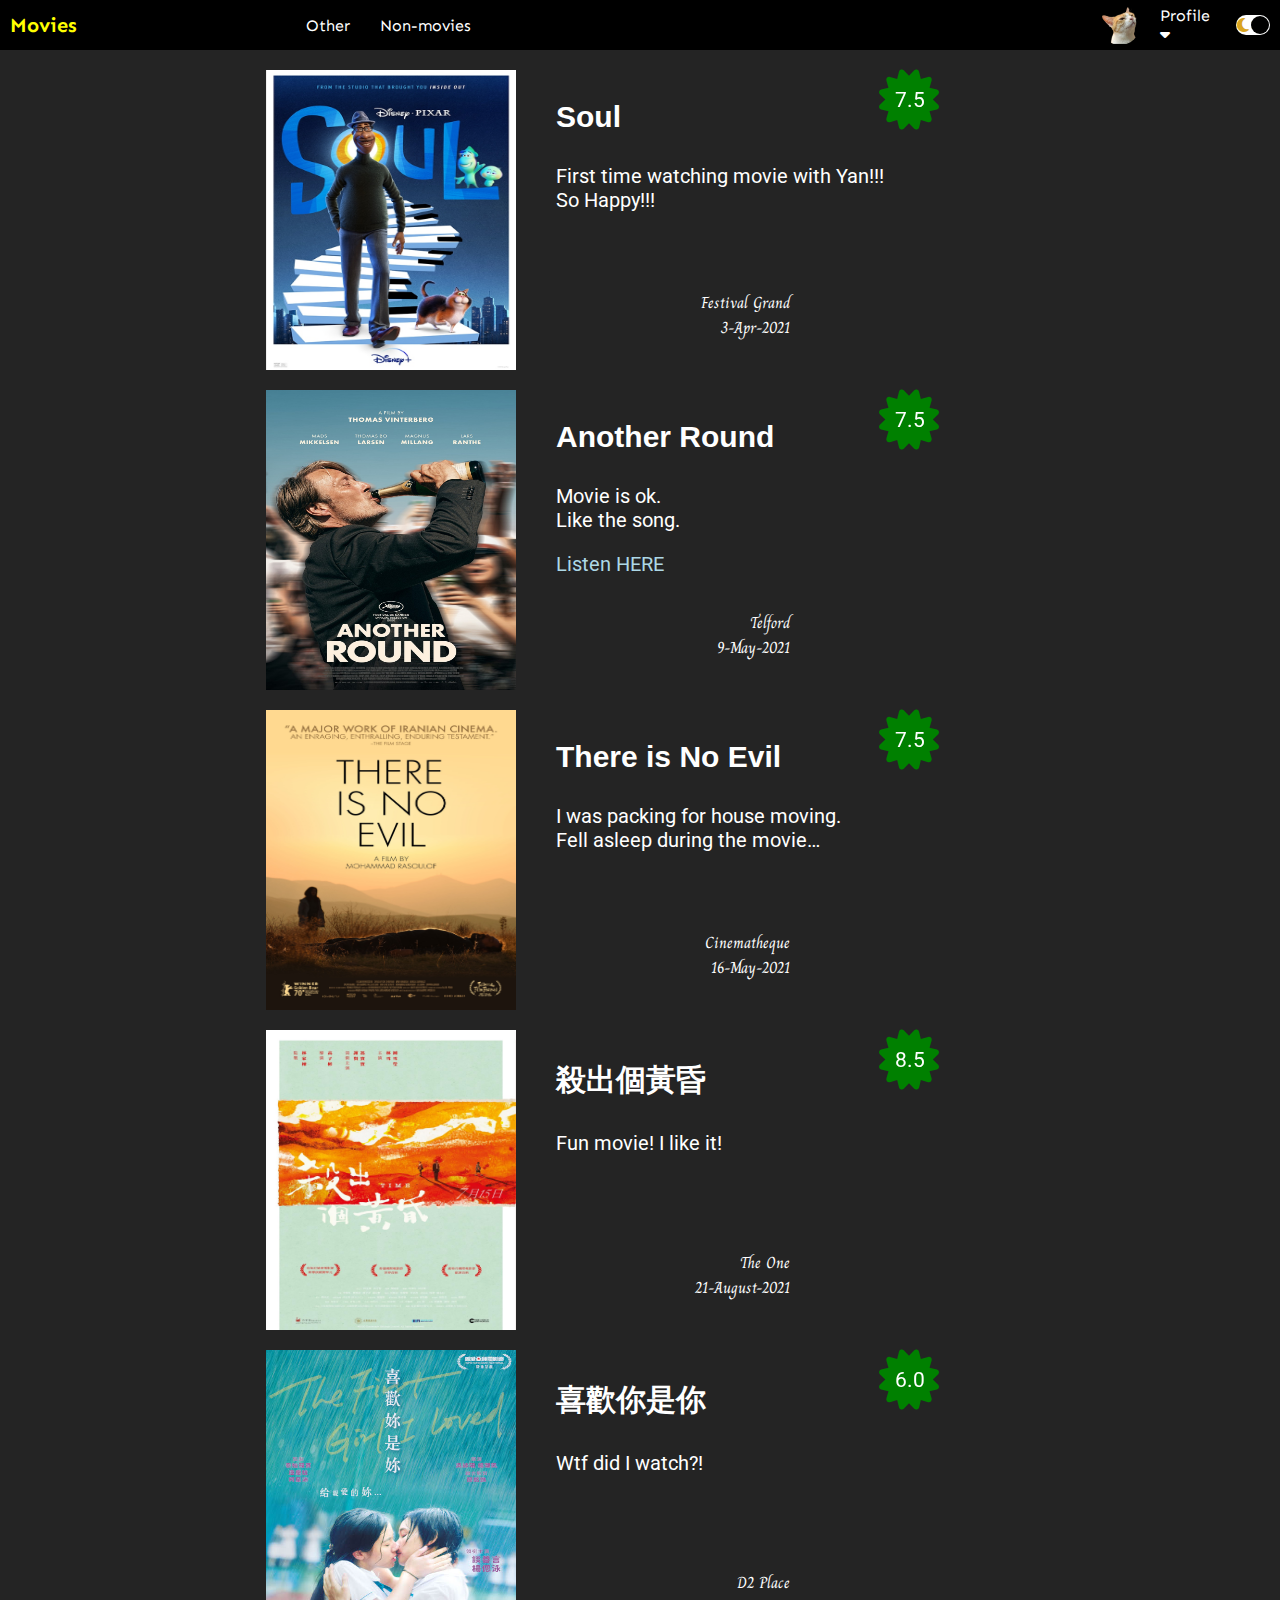
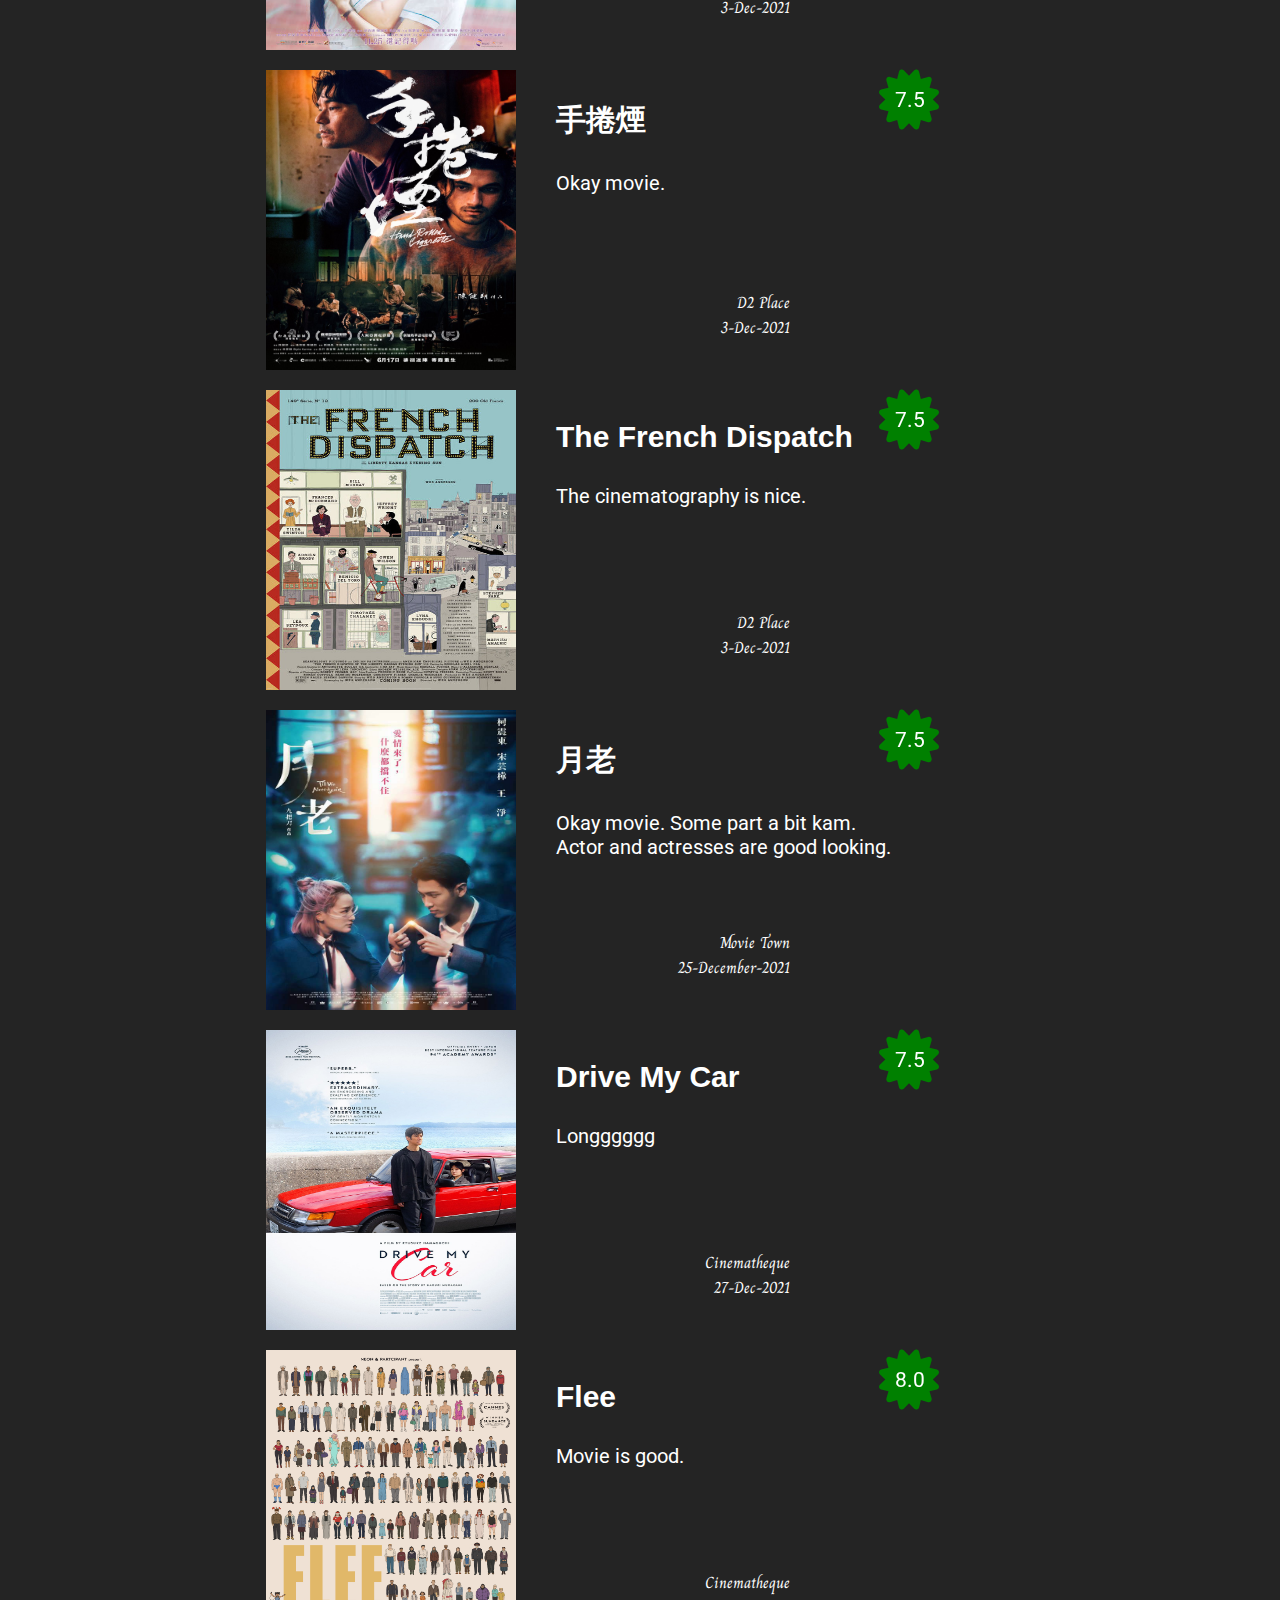
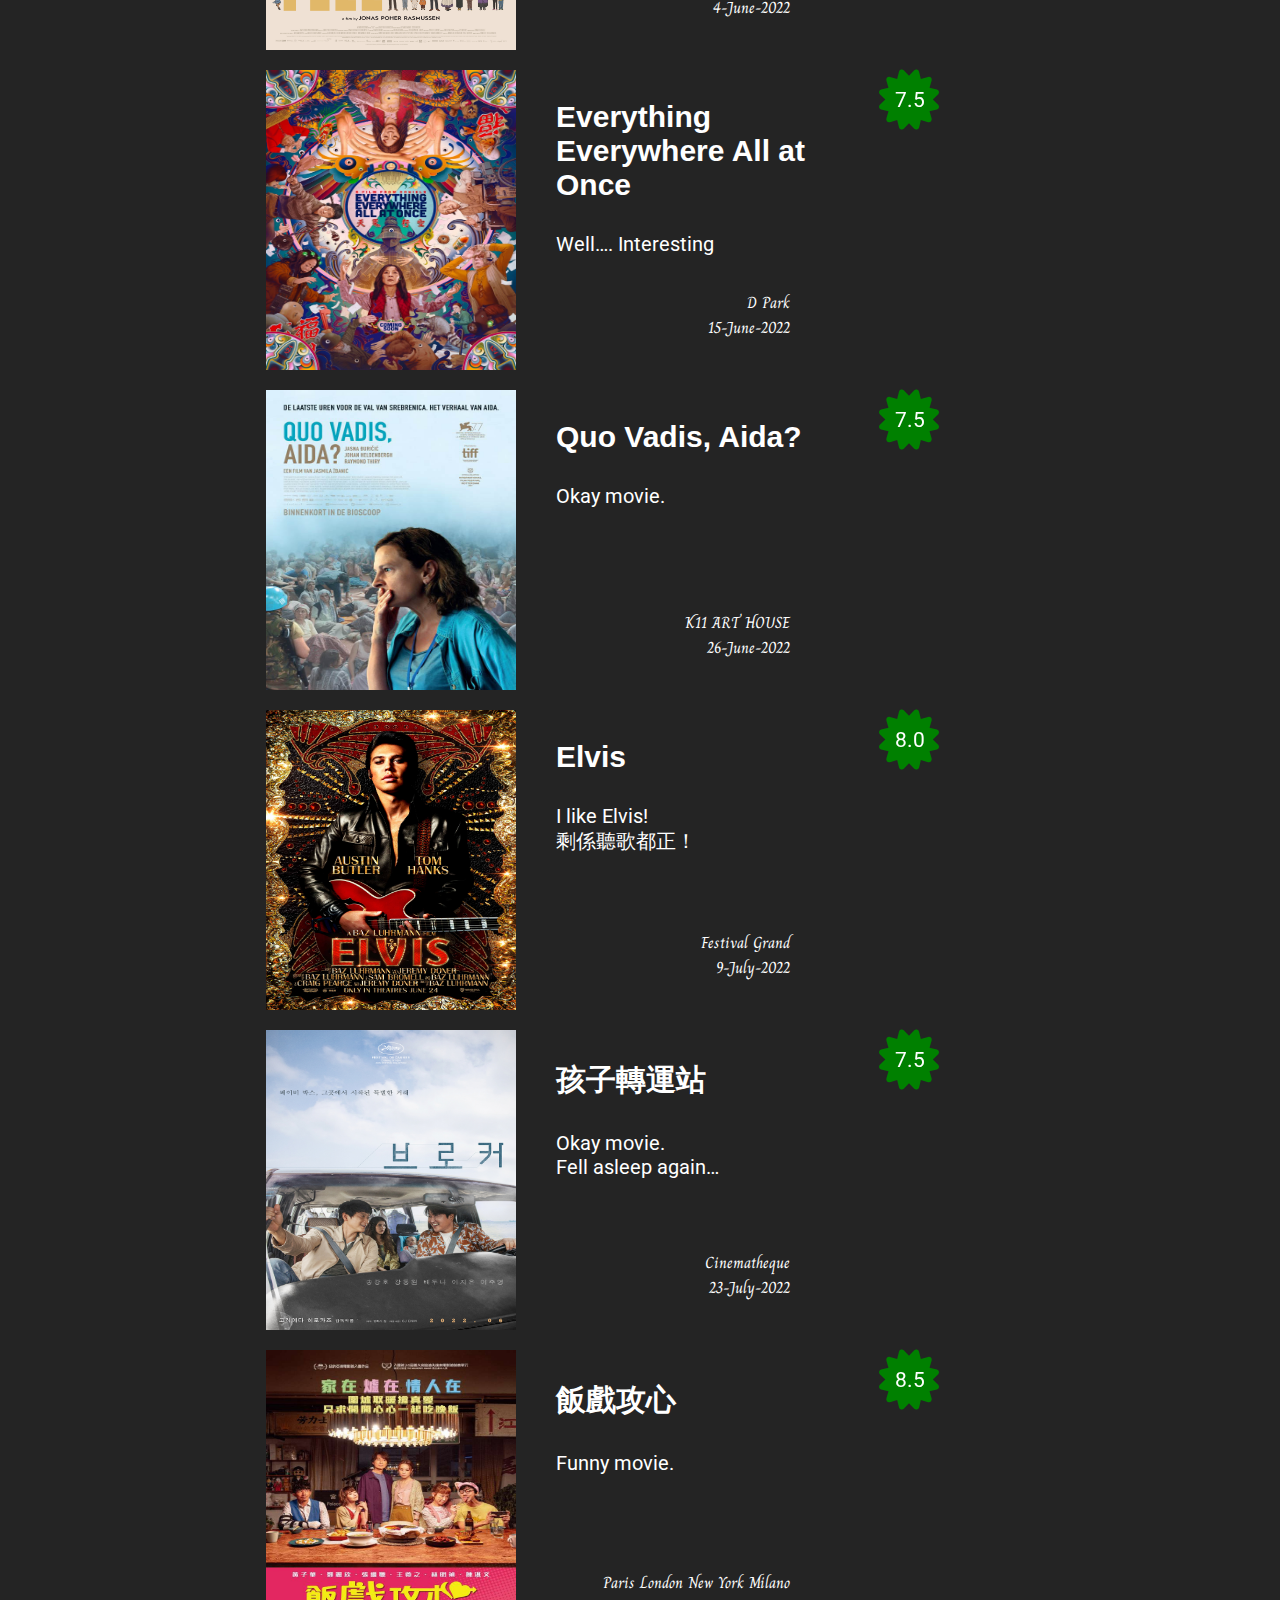
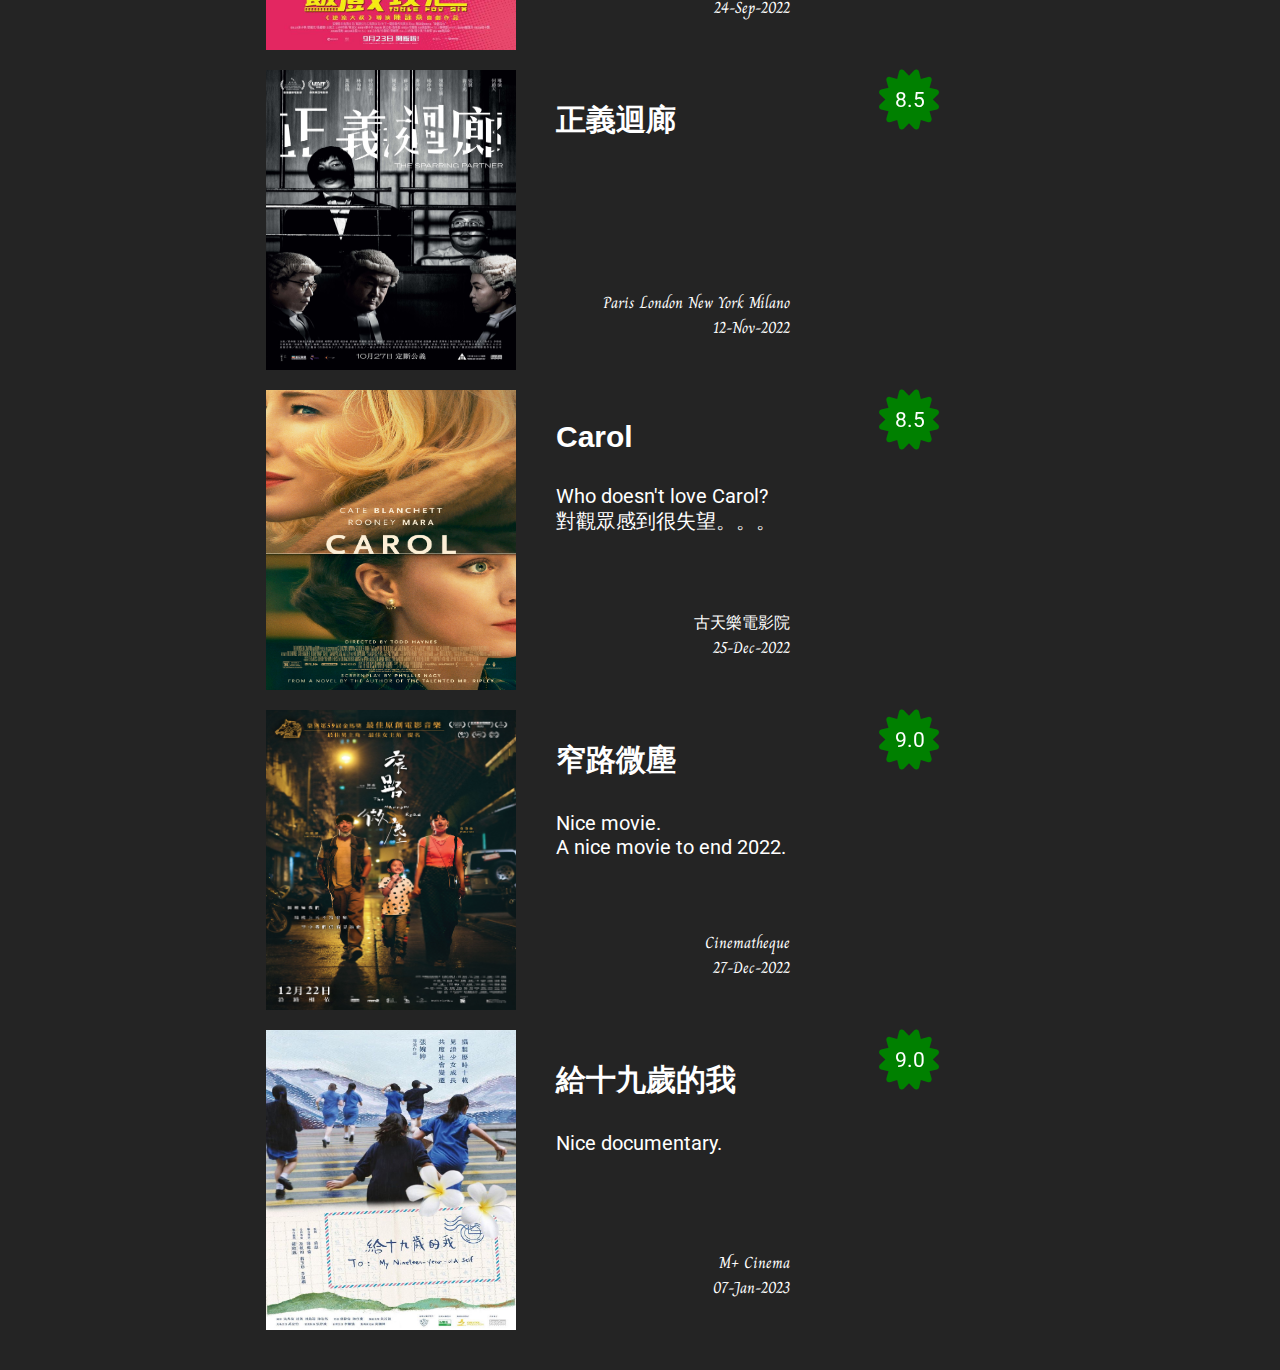
<file: index.html>
<!DOCTYPE html>
<html lang="en">
  <head>
    <meta charset="UTF-8" />
    <meta http-equiv="X-UA-Compatible" content="IE=edge" />
    <meta name="viewport" content="width=device-width, initial-scale=1.0" />
    <link rel="stylesheet" href="style.css" />
    <link rel="preconnect" href="https://fonts.googleapis.com" />
    <link rel="preconnect" href="https://fonts.gstatic.com" crossorigin />
    <link
      href="https://fonts.googleapis.com/css2?family=Roboto:wght@100;300;400;500;700&family=Charm:wght@400&family=Sen:wght@400;700;800&display=swap"
      rel="stylesheet"
    />
    <link
      rel="stylesheet"
      href="https://cdnjs.cloudflare.com/ajax/libs/font-awesome/6.2.0/css/all.min.css"
    />
    <title>Movies</title>
  </head>
  <body>
    <div class="navbar">
      <div class="navbar-container">
        <div class="logo-container">
          <h1 class="logo"><a href="index.html">Movies</a></h1>
        </div>
        <div class="menu-container">
          <ul class="menu-list">
            <!-- <li class="menu-list-item active">Home</li>
            <li class="menu-list-item">Movies</li> -->
            <li class="menu-list-item">
              <a class="menu-link" href="other.html">Other</a>
            </li>
            <li class="menu-list-item">
              <a class="menu-link" href="non_movies.html">Non-movies</a>
            </li>
            <!-- <li class="menu-list-item">Popular</li>
            <li class="menu-list-item">Trends</li> -->
          </ul>
        </div>
        <div class="profile-container">
          <img class="profile-picture" src="img/yan/ball.png" alt="" />
          <div class="profile-text-container">
            <span class="profile-text">Profile</span>
            <i class="fa-solid fa-caret-down"></i>
          </div>
          <div class="toggle">
            <i class="fa-solid fa-moon toogle-icon"></i>
            <i class="fa-solid fa-sun toogle-icon"></i>
            <div class="toggle-ball"></div>
          </div>
        </div>
      </div>
    </div>
    <div class="container">
      <div class="movie-list-container">
        <div class="movie-item">
          <img class="movie-item-img" src="img/yan/soul.jpeg" alt="" />
          <div class="movie-item-text-container">
            <p class="movie-title">Soul</p>
            <div class="movie-desc">
              First time watching movie with Yan!!! <br />So Happy!!!
            </div>
          </div>
          <div class="movie-location-date-container">
            <div class="movie-location">
              <p>Festival Grand</p>
            </div>
            <div class="movie-date">
              <p>3-Apr-2021</p>
            </div>
          </div>

          <div class="movie-rating-container">
            <div class="movie-rating-icon-container">
              <i class="fa-solid fa-certificate movie-rating-star"></i>
              <span class="movie-rating-rate">7.5</span>
            </div>
          </div>
        </div>

        <div class="movie-item">
          <img class="movie-item-img" src="img/yan/another-round.jpeg" alt="" />
          <div class="movie-item-text-container">
            <p class="movie-title">Another Round</p>
            <div class="movie-desc">
              <p>Movie is ok.</p>
              Like the song.
            </div>
            <div class="tooltip">
              <a class="link" href="https://www.youtube.com/watch?v=W5yUmmgYCa0"
                >Listen HERE</a
              >
              <span class="tooltiptext">What A Life</span>
            </div>
          </div>

          <div class="movie-location-date-container">
            <div class="movie-location">
              <p>Telford</p>
            </div>
            <div class="movie-date">
              <p>9-May-2021</p>
            </div>
          </div>
          <div class="movie-rating-container">
            <div class="movie-rating-icon-container">
              <i class="fa-solid fa-certificate movie-rating-star"></i>
              <span class="movie-rating-rate">7.5</span>
            </div>
          </div>
        </div>

        <div class="movie-item">
          <img
            class="movie-item-img"
            src="img/yan/there-is-no-evil.jpeg"
            alt=""
          />
          <div class="movie-item-text-container">
            <p class="movie-title">There is No Evil</p>
            <div class="movie-desc">
              I was packing for house moving. <br />
              Fell asleep during the movie…
            </div>
          </div>
          <div class="movie-location-date-container">
            <div class="movie-location">
              <p>Cinematheque</p>
            </div>
            <div class="movie-date">
              <p>16-May-2021</p>
            </div>
          </div>
          <div class="movie-rating-container">
            <div class="movie-rating-icon-container">
              <i class="fa-solid fa-certificate movie-rating-star"></i>
              <span class="movie-rating-rate">7.5</span>
            </div>
          </div>
        </div>

        <div class="movie-item">
          <img class="movie-item-img" src="img/yan/time.jpeg" alt="" />
          <div class="movie-item-text-container">
            <p class="movie-title">殺出個黃昏</p>
            <div class="movie-desc">Fun movie! I like it!</div>
          </div>
          <div class="movie-location-date-container">
            <div class="movie-location">
              <p>The One</p>
            </div>
            <div class="movie-date">
              <p>21-August-2021</p>
            </div>
          </div>
          <div class="movie-rating-container">
            <div class="movie-rating-icon-container">
              <i class="fa-solid fa-certificate movie-rating-star"></i>
              <span class="movie-rating-rate">8.5</span>
            </div>
          </div>
        </div>

        <div class="movie-item">
          <img
            class="movie-item-img"
            src="img/yan/first-girl-i-loved.jpeg"
            alt=""
          />
          <div class="movie-item-text-container">
            <p class="movie-title">喜歡你是你</p>
            <div class="movie-desc">Wtf did I watch?!</div>
          </div>
          <div class="movie-location-date-container">
            <div class="movie-location">
              <p>D2 Place</p>
            </div>
            <div class="movie-date">
              <p>3-Dec-2021</p>
            </div>
          </div>
          <div class="movie-rating-container">
            <div class="movie-rating-icon-container">
              <i class="fa-solid fa-certificate movie-rating-star"></i>
              <span class="movie-rating-rate">6.0</span>
            </div>
          </div>
        </div>

        <div class="movie-item">
          <img
            class="movie-item-img"
            src="img/yan/hand-rolled-cigaratte.JPG"
            alt=""
          />
          <div class="movie-item-text-container">
            <p class="movie-title">手捲煙</p>
            <div class="movie-desc">Okay movie.</div>
          </div>
          <div class="movie-location-date-container">
            <div class="movie-location">
              <p>D2 Place</p>
              <!-- needa modify -->
            </div>
            <div class="movie-date">
              <p>3-Dec-2021</p>
              <!-- needa modify -->
            </div>
          </div>
          <div class="movie-rating-container">
            <div class="movie-rating-icon-container">
              <i class="fa-solid fa-certificate movie-rating-star"></i>
              <span class="movie-rating-rate">7.5</span>
            </div>
          </div>
        </div>

        <div class="movie-item">
          <img
            class="movie-item-img"
            src="img/yan/french-dispatch.jpeg"
            alt=""
          />
          <div class="movie-item-text-container">
            <p class="movie-title">The French Dispatch</p>
            <div class="movie-desc">The cinematography is nice.</div>
          </div>
          <div class="movie-location-date-container">
            <div class="movie-location">
              <p>D2 Place</p>
              <!-- needa modify -->
            </div>
            <div class="movie-date">
              <p>3-Dec-2021</p>
              <!-- needa modify -->
            </div>
          </div>
          <div class="movie-rating-container">
            <div class="movie-rating-icon-container">
              <i class="fa-solid fa-certificate movie-rating-star"></i>
              <span class="movie-rating-rate">7.5</span>
            </div>
          </div>
        </div>

        <div class="movie-item">
          <img class="movie-item-img" src="img/yan/yue-lao.jpeg" alt="" />
          <div class="movie-item-text-container">
            <p class="movie-title">月老</p>
            <div class="movie-desc">
              Okay movie. Some part a bit kam. <br />
              Actor and actresses are good looking.
            </div>
          </div>
          <div class="movie-location-date-container">
            <div class="movie-location">
              <p>Movie Town</p>
            </div>
            <div class="movie-date">
              <p>25-December-2021</p>
            </div>
          </div>
          <div class="movie-rating-container">
            <div class="movie-rating-icon-container">
              <i class="fa-solid fa-certificate movie-rating-star"></i>
              <span class="movie-rating-rate">7.5</span>
            </div>
          </div>
        </div>

        <div class="movie-item">
          <img class="movie-item-img" src="img/yan/drive-my-car.jpeg" alt="" />
          <div class="movie-item-text-container">
            <p class="movie-title">Drive My Car</p>
            <div class="movie-desc">Longggggg</div>
          </div>
          <div class="movie-location-date-container">
            <div class="movie-location">
              <p>Cinematheque</p>
            </div>
            <div class="movie-date">
              <p>27-Dec-2021</p>
            </div>
          </div>
          <div class="movie-rating-container">
            <div class="movie-rating-icon-container">
              <i class="fa-solid fa-certificate movie-rating-star"></i>
              <span class="movie-rating-rate">7.5</span>
            </div>
          </div>
        </div>

        <div class="movie-item">
          <img class="movie-item-img" src="img/yan/flee.jpeg" alt="" />
          <div class="movie-item-text-container">
            <p class="movie-title">Flee</p>
            <div class="movie-desc">Movie is good.</div>
          </div>
          <div class="movie-location-date-container">
            <div class="movie-location">
              <p>Cinematheque</p>
            </div>
            <div class="movie-date">
              <p>4-June-2022</p>
            </div>
          </div>
          <div class="movie-rating-container">
            <div class="movie-rating-icon-container">
              <i class="fa-solid fa-certificate movie-rating-star"></i>
              <span class="movie-rating-rate">8.0</span>
            </div>
          </div>
        </div>

        <div class="movie-item">
          <img
            class="movie-item-img"
            src="img/yan/everything-everywhere-all-at-once.jpeg"
            alt=""
          />
          <div class="movie-item-text-container">
            <p class="movie-title">Everything Everywhere All at Once</p>
            <div class="movie-desc">Well…. Interesting</div>
          </div>
          <div class="movie-location-date-container">
            <div class="movie-location">
              <p>D Park</p>
            </div>
            <div class="movie-date">
              <p>15-June-2022</p>
            </div>
          </div>
          <div class="movie-rating-container">
            <div class="movie-rating-icon-container">
              <i class="fa-solid fa-certificate movie-rating-star"></i>
              <span class="movie-rating-rate">7.5</span>
            </div>
          </div>
        </div>

        <div class="movie-item">
          <img
            class="movie-item-img"
            src="img/yan/quo-vadis-aida.jpeg"
            alt=""
          />
          <div class="movie-item-text-container">
            <p class="movie-title">Quo Vadis, Aida?</p>
            <div class="movie-desc">Okay movie.</div>
          </div>
          <div class="movie-location-date-container">
            <div class="movie-location">
              <p>K11 ART HOUSE</p>
            </div>
            <div class="movie-date">
              <p>26-June-2022</p>
            </div>
          </div>
          <div class="movie-rating-container">
            <div class="movie-rating-icon-container">
              <i class="fa-solid fa-certificate movie-rating-star"></i>
              <span class="movie-rating-rate">7.5</span>
            </div>
          </div>
        </div>

        <div class="movie-item">
          <img class="movie-item-img" src="img/yan/elvis.jpeg" alt="" />
          <div class="movie-item-text-container">
            <p class="movie-title">Elvis</p>
            <div class="movie-desc">
              I like Elvis! <br />
              剩係聽歌都正！
            </div>
          </div>
          <div class="movie-location-date-container">
            <div class="movie-location">
              <p>Festival Grand</p>
            </div>
            <div class="movie-date">
              <p>9-July-2022</p>
            </div>
          </div>
          <div class="movie-rating-container">
            <div class="movie-rating-icon-container">
              <i class="fa-solid fa-certificate movie-rating-star"></i>
              <span class="movie-rating-rate">8.0</span>
            </div>
          </div>
        </div>

        <div class="movie-item">
          <img class="movie-item-img" src="img/yan/broker.jpeg" alt="" />
          <div class="movie-item-text-container">
            <p class="movie-title">孩子轉運站</p>
            <div class="movie-desc">
              Okay movie. <br />
              Fell asleep again…
            </div>
          </div>
          <div class="movie-location-date-container">
            <div class="movie-location">
              <p>Cinematheque</p>
            </div>
            <div class="movie-date">
              <p>23-July-2022</p>
            </div>
          </div>
          <div class="movie-rating-container">
            <div class="movie-rating-icon-container">
              <i class="fa-solid fa-certificate movie-rating-star"></i>
              <span class="movie-rating-rate">7.5</span>
            </div>
          </div>
        </div>

        <div class="movie-item">
          <img class="movie-item-img" src="img/yan/table-for-six.jpeg" alt="" />
          <div class="movie-item-text-container">
            <p class="movie-title">飯戲攻心</p>
            <div class="movie-desc">Funny movie.</div>
          </div>
          <div class="movie-location-date-container">
            <div class="movie-location">
              <p>Paris London New York Milano</p>
            </div>
            <div class="movie-date">
              <p>24-Sep-2022</p>
            </div>
          </div>
          <div class="movie-rating-container">
            <div class="movie-rating-icon-container">
              <i class="fa-solid fa-certificate movie-rating-star"></i>
              <span class="movie-rating-rate">8.5</span>
            </div>
          </div>
        </div>

        <div class="movie-item">
          <img
            class="movie-item-img"
            src="img/yan/the_sparring_partner.jpeg"
            alt=""
          />
          <div class="movie-item-text-container">
            <p class="movie-title">正義迴廊</p>
            <div class="movie-desc"></div>
          </div>
          <div class="movie-location-date-container">
            <div class="movie-location">
              <p>Paris London New York Milano</p>
            </div>
            <div class="movie-date">
              <p>12-Nov-2022</p>
            </div>
          </div>
          <div class="movie-rating-container">
            <div class="movie-rating-icon-container">
              <i class="fa-solid fa-certificate movie-rating-star"></i>
              <span class="movie-rating-rate">8.5</span>
            </div>
          </div>
        </div>

        <div class="movie-item">
          <img class="movie-item-img" src="img/yan/carol.jpeg" alt="" />
          <div class="movie-item-text-container">
            <p class="movie-title">Carol</p>
            <div class="movie-desc">
              Who doesn't love Carol? <br />
              對觀眾感到很失望。。。
            </div>
          </div>
          <div class="movie-location-date-container">
            <div class="movie-location">
              <p>古天樂電影院</p>
            </div>
            <div class="movie-date">
              <p>25-Dec-2022</p>
            </div>
          </div>
          <div class="movie-rating-container">
            <div class="movie-rating-icon-container">
              <i class="fa-solid fa-certificate movie-rating-star"></i>
              <span class="movie-rating-rate">8.5</span>
            </div>
          </div>
        </div>

        <div class="movie-item">
          <img
            class="movie-item-img"
            src="img/yan/the_narrow_road.jpeg"
            alt=""
          />
          <div class="movie-item-text-container">
            <p class="movie-title">窄路微塵</p>
            <div class="movie-desc">
              Nice movie.<br />
              A nice movie to end 2022.
            </div>
          </div>
          <div class="movie-location-date-container">
            <div class="movie-location">
              <p>Cinematheque</p>
            </div>
            <div class="movie-date">
              <p>27-Dec-2022</p>
            </div>
          </div>
          <div class="movie-rating-container">
            <div class="movie-rating-icon-container">
              <i class="fa-solid fa-certificate movie-rating-star"></i>
              <span class="movie-rating-rate">9.0</span>
            </div>
          </div>
        </div>

        <div class="movie-item">
          <img
            class="movie-item-img"
            src="img/yan/to-my-nineteen-year-old-self.jpeg"
            alt=""
          />
          <div class="movie-item-text-container">
            <p class="movie-title">給十九歲的我</p>
            <div class="movie-desc">Nice documentary.<br /></div>
          </div>
          <div class="movie-location-date-container">
            <div class="movie-location">
              <p>M+ Cinema</p>
            </div>
            <div class="movie-date">
              <p>07-Jan-2023</p>
            </div>
          </div>
          <div class="movie-rating-container">
            <div class="movie-rating-icon-container">
              <i class="fa-solid fa-certificate movie-rating-star"></i>
              <span class="movie-rating-rate">9.0</span>
            </div>
          </div>
        </div>
      </div>
    </div>
    <script src="app.js"></script>
  </body>
</html>
</file>
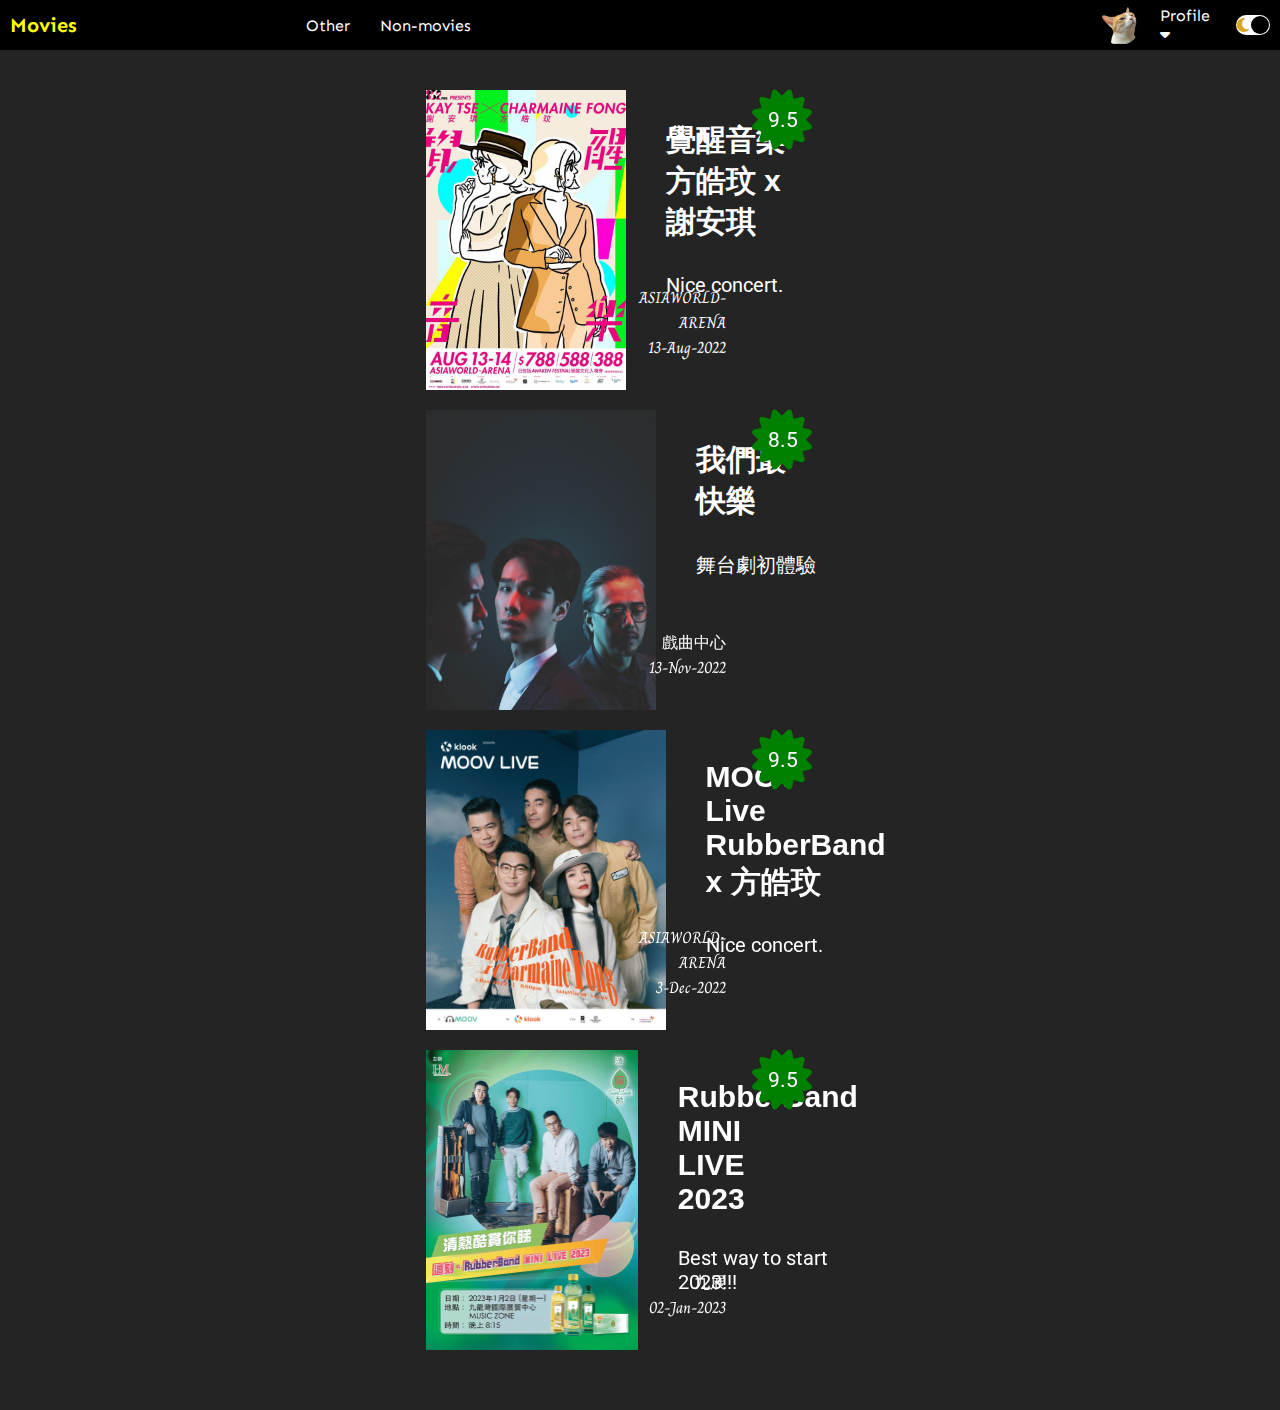
<file: non_movies.html>
<!DOCTYPE html>
<html lang="en">
  <head>
    <meta charset="UTF-8" />
    <meta http-equiv="X-UA-Compatible" content="IE=edge" />
    <meta name="viewport" content="width=device-width, initial-scale=1.0" />
    <link rel="stylesheet" href="style.css" />
    <link rel="preconnect" href="https://fonts.googleapis.com" />
    <link rel="preconnect" href="https://fonts.gstatic.com" crossorigin />
    <link
      href="https://fonts.googleapis.com/css2?family=Roboto:wght@100;300;400;500;700&family=Charm:wght@400&family=Sen:wght@400;700;800&display=swap"
      rel="stylesheet"
    />
    <link
      rel="stylesheet"
      href="https://cdnjs.cloudflare.com/ajax/libs/font-awesome/6.2.0/css/all.min.css"
    />
    <title>Movies</title>
  </head>
  <body>
    <div class="navbar">
      <div class="navbar-container">
        <div class="logo-container">
          <h1 class="logo"><a href="index.html">Movies</a></h1>
        </div>
        <div class="menu-container">
          <ul class="menu-list">
            <!-- <li class="menu-list-item active">Home</li>
            <li class="menu-list-item">Movies</li> -->
            <li class="menu-list-item">
              <a class="menu-link" href="other.html">Other</a>
            </li>
            <li class="menu-list-item">
              <a class="menu-link" href="non_movies.html">Non-movies</a>
            </li>
            <!-- <li class="menu-list-item">Popular</li>
            <li class="menu-list-item">Trends</li> -->
          </ul>
        </div>
        <div class="profile-container">
          <img class="profile-picture" src="img/yan/ball.png" alt="" />
          <div class="profile-text-container">
            <span class="profile-text">Profile</span>
            <i class="fa-solid fa-caret-down"></i>
          </div>
          <div class="toggle">
            <i class="fa-solid fa-moon toogle-icon"></i>
            <i class="fa-solid fa-sun toogle-icon"></i>
            <div class="toggle-ball"></div>
          </div>
        </div>
      </div>
    </div>
    <div class="container">
      <div class="movie-list-container">

            <div class="container">
              <div class="movie-list-container">
                <div class="movie-item">
                  <img
                    class="movie-item-img"
                    src="img/yan/kayxcharmaine.jpeg"
                    alt=""
                  />
                  <div class="movie-item-text-container">
                    <p class="movie-title">覺醒音樂 方皓玟 x 謝安琪</p>
                    <div class="movie-desc">Nice concert.</div>
                  </div>
                  <div class="movie-location-date-container">
                    <div class="movie-location">
                      <p>ASIAWORLD-ARENA</p>
                    </div>
                    <div class="movie-date">
                      <p>13-Aug-2022</p>
                    </div>
                  </div>
                  <div class="movie-rating-container">
                    <div class="movie-rating-icon-container">
                      <i class="fa-solid fa-certificate movie-rating-star"></i>
                      <span class="movie-rating-rate">9.5</span>
                    </div>
                  </div>
                </div>

                <div class="movie-item">
                  <img
                    class="movie-item-img"
                    src="img/yan/we_are_gay.png"
                    alt=""
                  />
                  <div class="movie-item-text-container">
                    <p class="movie-title">我們最快樂</p>
                    <div class="movie-desc">舞台劇初體驗</div>
                  </div>
                  <div class="movie-location-date-container">
                    <div class="movie-location">
                      <p>戲曲中心</p>
                    </div>
                    <div class="movie-date">
                      <p>13-Nov-2022</p>
                    </div>
                  </div>
                  <div class="movie-rating-container">
                    <div class="movie-rating-icon-container">
                      <i class="fa-solid fa-certificate movie-rating-star"></i>
                      <span class="movie-rating-rate">8.5</span>
                    </div>
                  </div>
                </div>

                <div class="movie-item">
                  <img
                    class="movie-item-img"
                    src="img/yan/rubberbandxcharmaine.jpeg"
                    alt=""
                  />
                  <div class="movie-item-text-container">
                    <p class="movie-title">MOOV Live RubberBand x 方皓玟</p>
                    <div class="movie-desc">Nice concert.</div>
                  </div>
                  <div class="movie-location-date-container">
                    <div class="movie-location">
                      <p>ASIAWORLD-ARENA</p>
                    </div>
                    <div class="movie-date">
                      <p>3-Dec-2022</p>
                    </div>
                  </div>
                  <div class="movie-rating-container">
                    <div class="movie-rating-icon-container">
                      <i class="fa-solid fa-certificate movie-rating-star"></i>
                      <span class="movie-rating-rate">9.5</span>
                    </div>
                  </div>
                </div>

                <div class="movie-item">
                    <img
                      class="movie-item-img"
                      src="img/yan/rubberband-mini-concert.jpg"
                      alt=""
                    />
                    <div class="movie-item-text-container">
                      <p class="movie-title">RubberBand MINI LIVE 2023</p>
                      <div class="movie-desc">Best way to start 2023!!!<br /></div>
                    </div>
                    <div class="movie-location-date-container">
                      <div class="movie-location">
                        <p>九展</p>
                      </div>
                      <div class="movie-date">
                        <p>02-Jan-2023</p>
                      </div>
                    </div>
                    <div class="movie-rating-container">
                      <div class="movie-rating-icon-container">
                        <i class="fa-solid fa-certificate movie-rating-star"></i>
                        <span class="movie-rating-rate">9.5</span>
                      </div>
                    </div>
                  </div>

              </div>
            </div>
            <script src="app.js"></script>
          </body>
        </html>
      </div>
    </div>
    <script src="app.js"></script>
  </body>
</html>
</file>
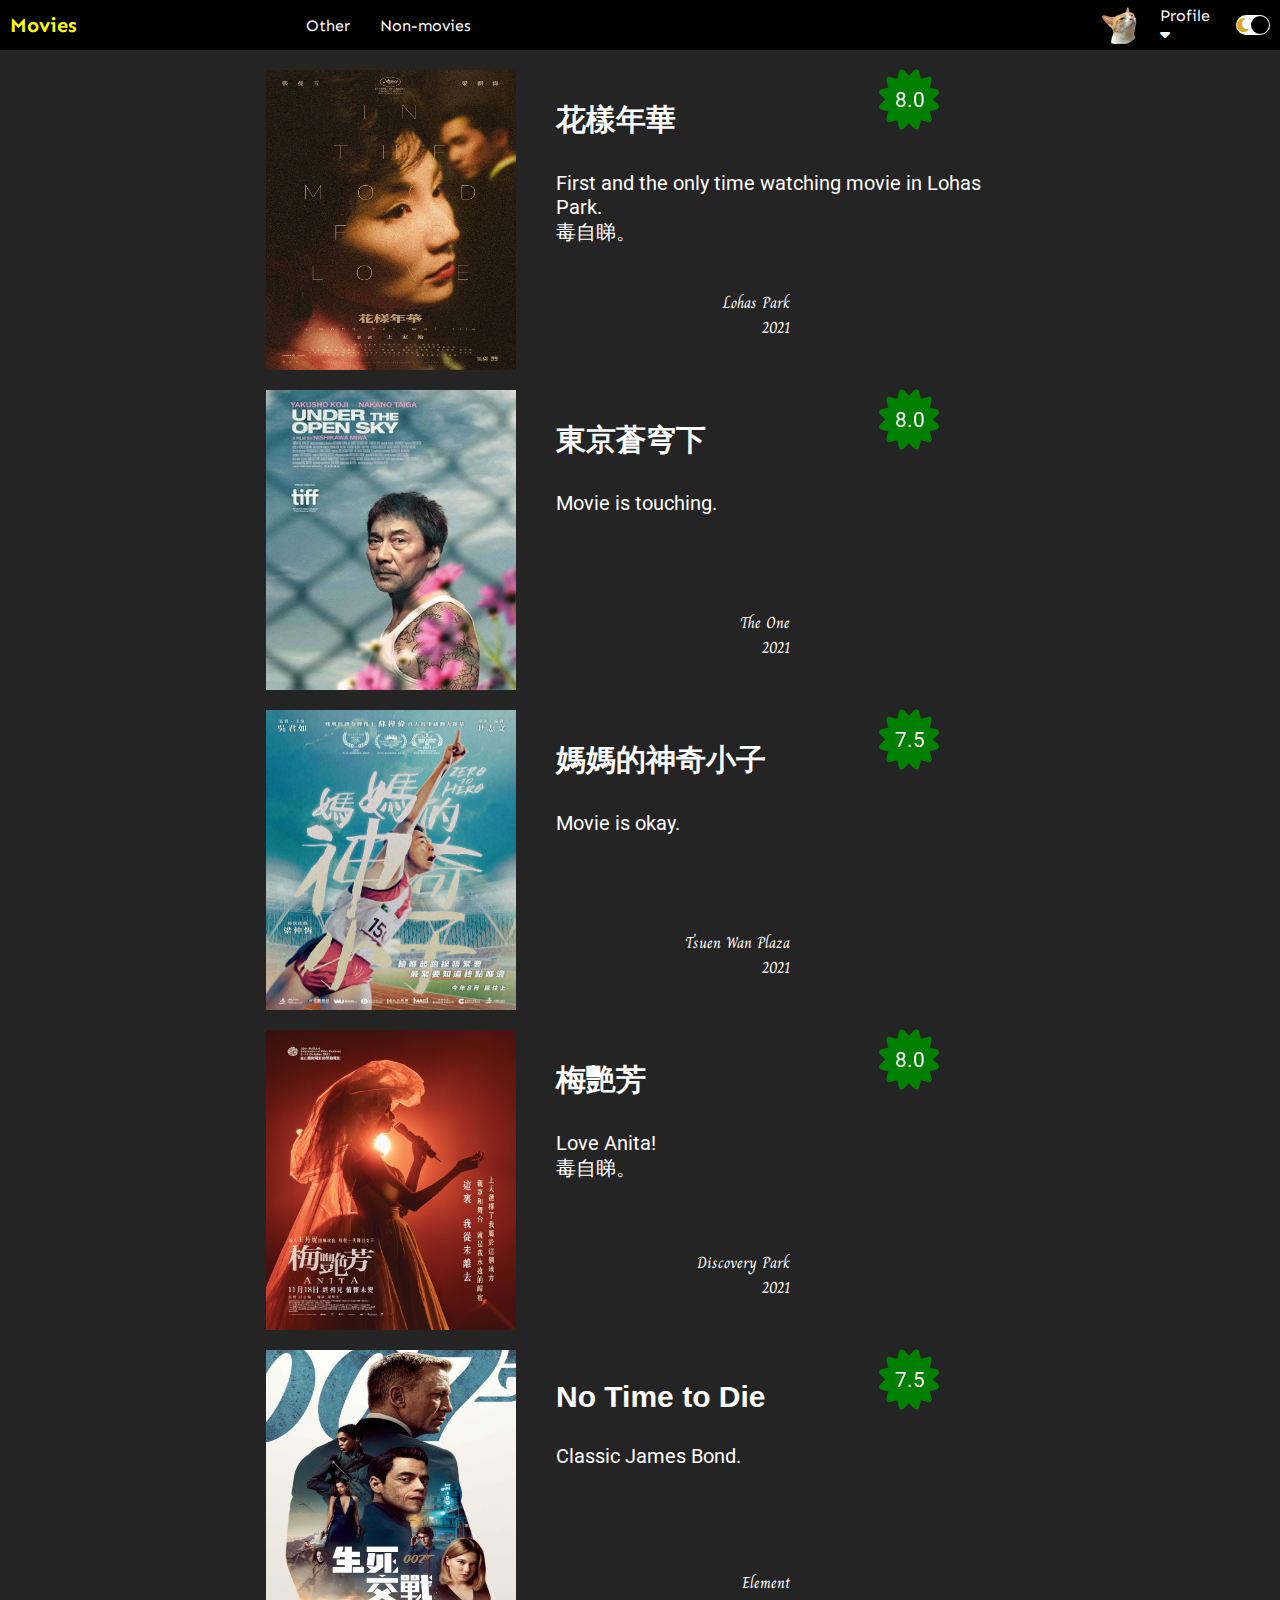
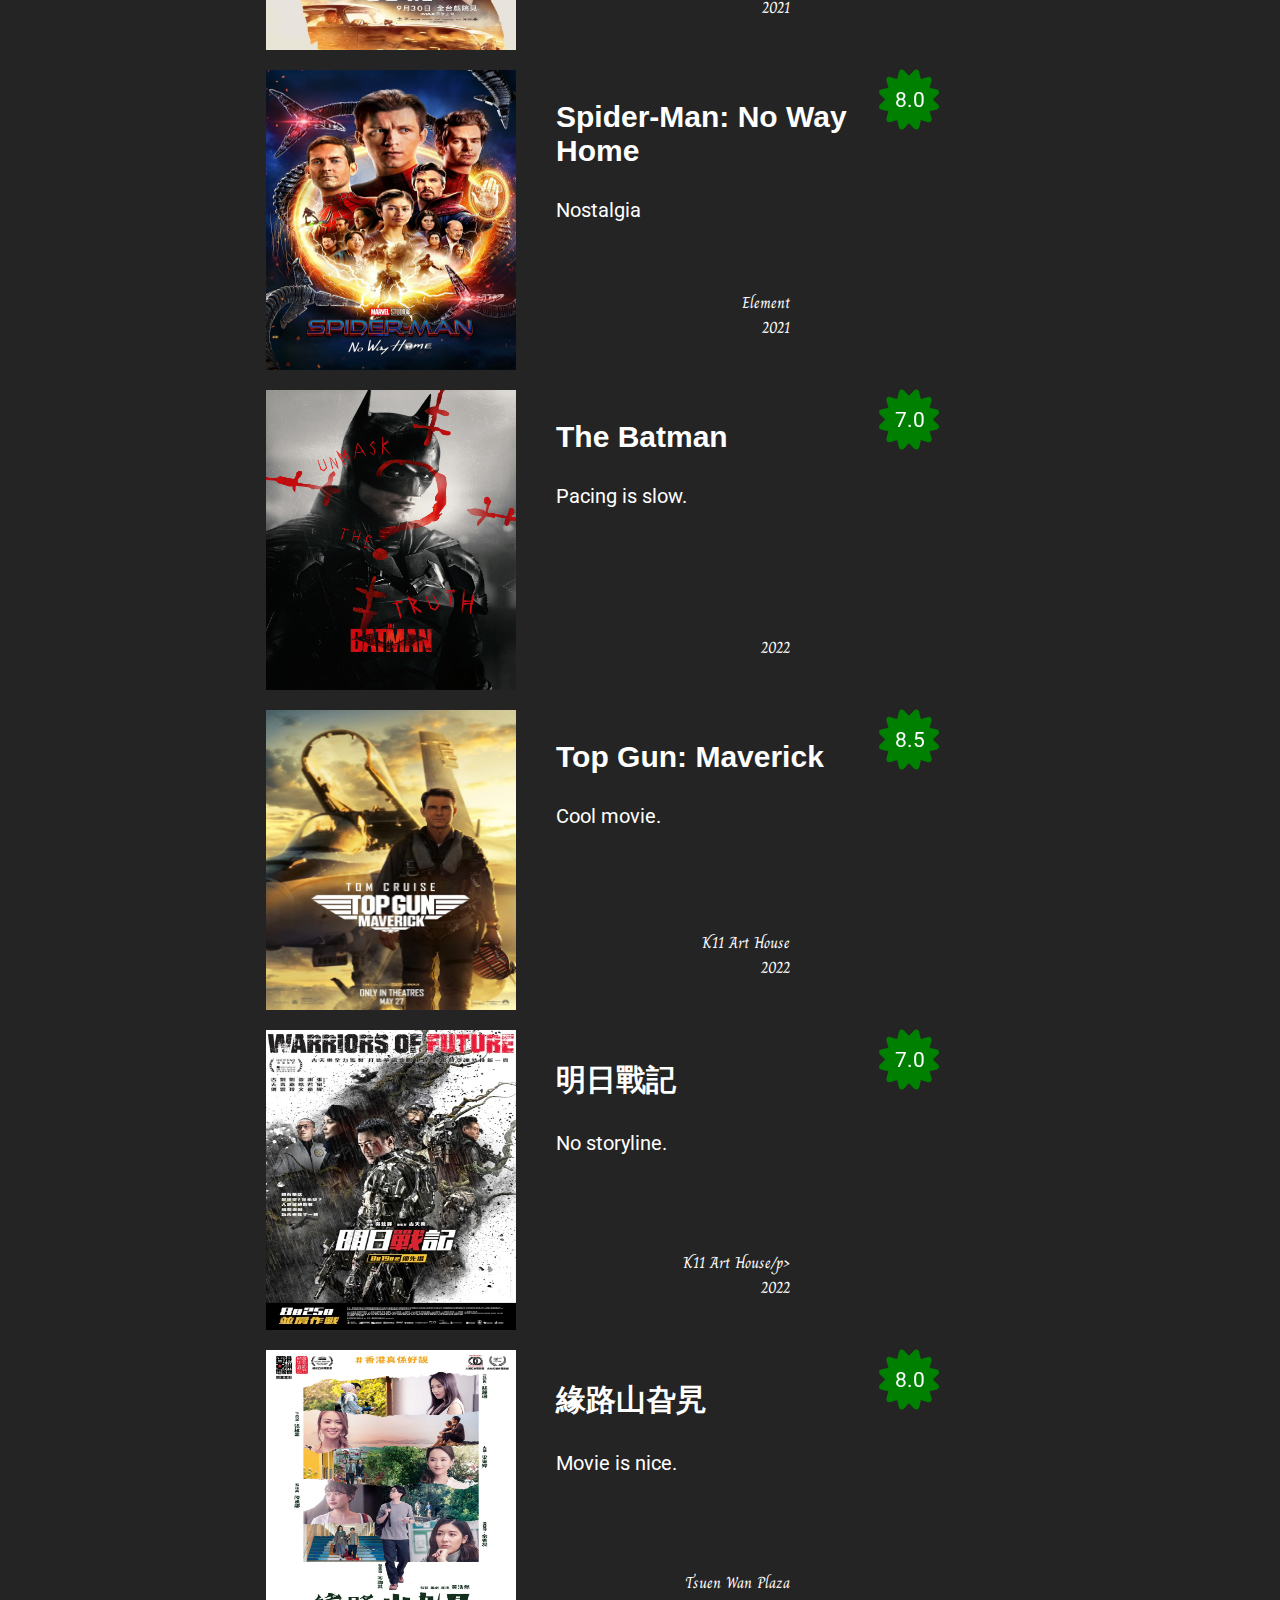
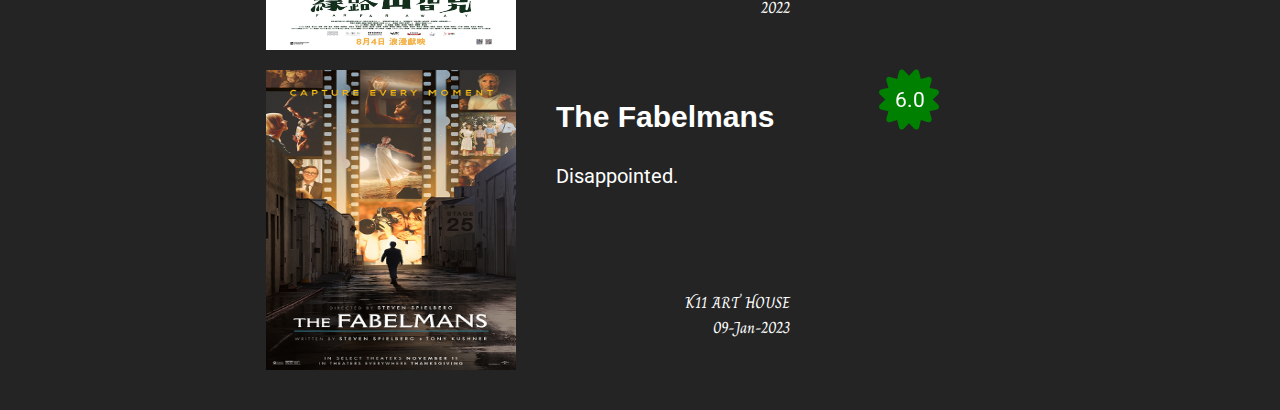
<file: other.html>
<!DOCTYPE html>
<html lang="en">
  <head>
    <meta charset="UTF-8" />
    <meta http-equiv="X-UA-Compatible" content="IE=edge" />
    <meta name="viewport" content="width=device-width, initial-scale=1.0" />
    <link rel="stylesheet" href="style.css" />
    <link rel="preconnect" href="https://fonts.googleapis.com" />
    <link rel="preconnect" href="https://fonts.gstatic.com" crossorigin />
    <link
      href="https://fonts.googleapis.com/css2?family=Roboto:wght@100;300;400;500;700&family=Charm:wght@400&family=Sen:wght@400;700;800&display=swap"
      rel="stylesheet"
    />
    <link
      rel="stylesheet"
      href="https://cdnjs.cloudflare.com/ajax/libs/font-awesome/6.2.0/css/all.min.css"
    />
    <title>Movies</title>
  </head>
  <body>
    <div class="navbar">
      <div class="navbar-container">
        <div class="logo-container">
          <h1 class="logo"><a href="index.html">Movies</a></h1>
        </div>
        <div class="menu-container">
          <ul class="menu-list">
            <!-- <li class="menu-list-item active">Home</li>
            <li class="menu-list-item">Movies</li> -->
            <li class="menu-list-item">
              <a class="menu-link" href="other.html">Other</a>
            </li>
            <li class="menu-list-item">
              <a class="menu-link" href="non_movies.html">Non-movies</a>
            </li>
            <!-- <li class="menu-list-item">Popular</li>
            <li class="menu-list-item">Trends</li> -->
          </ul>
        </div>
        <div class="profile-container">
          <img class="profile-picture" src="img/yan/ball.png" alt="" />
          <div class="profile-text-container">
            <span class="profile-text">Profile</span>
            <i class="fa-solid fa-caret-down"></i>
          </div>
          <div class="toggle">
            <i class="fa-solid fa-moon toogle-icon"></i>
            <i class="fa-solid fa-sun toogle-icon"></i>
            <div class="toggle-ball"></div>
          </div>
        </div>
      </div>
    </div>
    <div class="container">
      <div class="movie-list-container">
        <div class="movie-item">
          <img
            class="movie-item-img"
            src="img/other/in-the-mood-for-love.jpeg"
            alt=""
          />
          <div class="movie-item-text-container">
            <p class="movie-title">花樣年華</p>
            <div class="movie-desc">
              First and the only time watching movie in Lohas Park.
              <br />毒自睇。
            </div>
          </div>
          <div class="movie-location-date-container">
            <div class="movie-location">
              <p>Lohas Park</p>
            </div>
            <div class="movie-date">
              <p>2021</p>
            </div>
          </div>

          <div class="movie-rating-container">
            <div class="movie-rating-icon-container">
              <i class="fa-solid fa-certificate movie-rating-star"></i>
              <span class="movie-rating-rate">8.0</span>
            </div>
          </div>
        </div>

        <div class="movie-item">
          <img
            class="movie-item-img"
            src="img/other/under-the-open-sky.jpeg"
            alt=""
          />
          <div class="movie-item-text-container">
            <p class="movie-title">東京蒼穹下</p>
            <div class="movie-desc">
              <p>Movie is touching.</p>
            </div>
          </div>

          <div class="movie-location-date-container">
            <div class="movie-location">
              <p>The One</p>
            </div>
            <div class="movie-date">
              <p>2021</p>
            </div>
          </div>
          <div class="movie-rating-container">
            <div class="movie-rating-icon-container">
              <i class="fa-solid fa-certificate movie-rating-star"></i>
              <span class="movie-rating-rate">8.0</span>
            </div>
          </div>
        </div>

        <div class="movie-item">
          <img
            class="movie-item-img"
            src="img/other/zero-to-hero.jpeg"
            alt=""
          />
          <div class="movie-item-text-container">
            <p class="movie-title">媽媽的神奇小子</p>
            <div class="movie-desc">Movie is okay.</div>
          </div>
          <div class="movie-location-date-container">
            <div class="movie-location">
              <p>Tsuen Wan Plaza</p>
            </div>
            <div class="movie-date">
              <p>2021</p>
            </div>
          </div>
          <div class="movie-rating-container">
            <div class="movie-rating-icon-container">
              <i class="fa-solid fa-certificate movie-rating-star"></i>
              <span class="movie-rating-rate">7.5</span>
            </div>
          </div>
        </div>

        <div class="movie-item">
          <img class="movie-item-img" src="img/other/anita.jpeg" alt="" />
          <div class="movie-item-text-container">
            <p class="movie-title">梅艷芳</p>
            <div class="movie-desc">Love Anita! <br />毒自睇。</div>
          </div>
          <div class="movie-location-date-container">
            <div class="movie-location">
              <p>Discovery Park</p>
            </div>
            <div class="movie-date">
              <p>2021</p>
            </div>
          </div>
          <div class="movie-rating-container">
            <div class="movie-rating-icon-container">
              <i class="fa-solid fa-certificate movie-rating-star"></i>
              <span class="movie-rating-rate">8.0</span>
            </div>
          </div>
        </div>

        <div class="movie-item">
          <img
            class="movie-item-img"
            src="img/other/no-time-to-die.jpeg"
            alt=""
          />
          <div class="movie-item-text-container">
            <p class="movie-title">No Time to Die</p>
            <div class="movie-desc">Classic James Bond.</div>
          </div>
          <div class="movie-location-date-container">
            <div class="movie-location">
              <p>Element</p>
            </div>
            <div class="movie-date">
              <p>2021</p>
            </div>
          </div>
          <div class="movie-rating-container">
            <div class="movie-rating-icon-container">
              <i class="fa-solid fa-certificate movie-rating-star"></i>
              <span class="movie-rating-rate">7.5</span>
            </div>
          </div>
        </div>

        <div class="movie-item">
          <img class="movie-item-img" src="img/other/no-way-home.jpeg" alt="" />
          <div class="movie-item-text-container">
            <p class="movie-title">Spider-Man: No Way Home</p>
            <div class="movie-desc">Nostalgia</div>
          </div>
          <div class="movie-location-date-container">
            <div class="movie-location">
              <p>Element</p>
            </div>
            <div class="movie-date">
              <p>2021</p>
            </div>
          </div>
          <div class="movie-rating-container">
            <div class="movie-rating-icon-container">
              <i class="fa-solid fa-certificate movie-rating-star"></i>
              <span class="movie-rating-rate">8.0</span>
            </div>
          </div>
        </div>

        <div class="movie-item">
          <img class="movie-item-img" src="img/other/the-batman.jpeg" alt="" />
          <div class="movie-item-text-container">
            <p class="movie-title">The Batman</p>
            <div class="movie-desc">Pacing is slow.</div>
          </div>
          <div class="movie-location-date-container">
            <div class="movie-location">
              <p></p>
              <!-- forgot where-->
            </div>
            <div class="movie-date">
              <p>2022</p>
            </div>
          </div>
          <div class="movie-rating-container">
            <div class="movie-rating-icon-container">
              <i class="fa-solid fa-certificate movie-rating-star"></i>
              <span class="movie-rating-rate">7.0</span>
            </div>
          </div>
        </div>

        <div class="movie-item">
          <img
            class="movie-item-img"
            src="img/other/top-gun-maverick.jpeg"
            alt=""
          />
          <div class="movie-item-text-container">
            <p class="movie-title">Top Gun: Maverick</p>
            <div class="movie-desc">Cool movie.</div>
          </div>
          <div class="movie-location-date-container">
            <div class="movie-location">
              <p>K11 Art House</p>
            </div>
            <div class="movie-date">
              <p>2022</p>
            </div>
          </div>
          <div class="movie-rating-container">
            <div class="movie-rating-icon-container">
              <i class="fa-solid fa-certificate movie-rating-star"></i>
              <span class="movie-rating-rate">8.5</span>
            </div>
          </div>
        </div>

        <div class="movie-item">
          <img
            class="movie-item-img"
            src="img/other/warriors-of-tomorrow.jpeg"
            alt=""
          />
          <div class="movie-item-text-container">
            <p class="movie-title">明日戰記</p>
            <div class="movie-desc">No storyline.</div>
          </div>
          <div class="movie-location-date-container">
            <div class="movie-location">
              <p>K11 Art House/p></p>
            </div>

            <div class="movie-date">
              <p>2022</p>
            </div>
          </div>
          <div class="movie-rating-container">
            <div class="movie-rating-icon-container">
              <i class="fa-solid fa-certificate movie-rating-star"></i>
              <span class="movie-rating-rate">7.0</span>
            </div>
          </div>
        </div>

        <div class="movie-item">
          <img
            class="movie-item-img"
            src="img/other/far-far-away.jpeg"
            alt=""
          />
          <div class="movie-item-text-container">
            <p class="movie-title">緣路山旮旯</p>
            <div class="movie-desc">Movie is nice.</div>
          </div>
          <div class="movie-location-date-container">
            <div class="movie-location">
              <p>Tsuen Wan Plaza</p>
            </div>
            <div class="movie-date">
              <p>2022</p>
            </div>
          </div>
          <div class="movie-rating-container">
            <div class="movie-rating-icon-container">
              <i class="fa-solid fa-certificate movie-rating-star"></i>
              <span class="movie-rating-rate">8.0</span>
            </div>
          </div>
        </div>

        <div class="movie-item">
          <img
            class="movie-item-img"
            src="img/other/the-fablemans.jpeg"
            alt=""
          />
          <div class="movie-item-text-container">
            <p class="movie-title">The Fabelmans</p>
            <div class="movie-desc">Disappointed.</div>
          </div>
          <div class="movie-location-date-container">
            <div class="movie-location">
              <p>K11 ART HOUSE</p>
            </div>
            <div class="movie-date">
              <p>09-Jan-2023</p>
            </div>
          </div>
          <div class="movie-rating-container">
            <div class="movie-rating-icon-container">
              <i class="fa-solid fa-certificate movie-rating-star"></i>
              <span class="movie-rating-rate">6.0</span>
            </div>
          </div>
        </div>
      </div>
    </div>
    <script src="app.js"></script>
  </body>
</html>
</file>
<file: style.css>
* {
  margin: 0;
}

a {
  cursor: pointer;
  text-decoration: none;
}

.menu-list-item .menu-link {
  color: #fff;
  font-family: "Sen", sans-serif;
  font-size: 16px;
}

a:visited .menu-link {
  color: lightblue;
}

.link {
  color: lightblue;
  margin-right: 5px;
  font-size: 12px;
}

a:visited {
  color: lightblue;
}

a:hover {
  text-decoration: underline;
  filter: brightness(130%);
}

body {
  font-family: "Roboto", sans-serif;
  padding: 0;
}

.navbar {
  width: 100%;
  height: 50px;
  background-color: black;
  position: sticky;
  top: 0;
}

.navbar li {
  display: inline;
}

.navbar-container {
  display: flex;
  align-items: center;
  padding: 0 10px;
  height: 100%;
  color: #fff;
  font-family: "Sen", sans-serif;
}

.logo-container {
  flex: 4;
  position: relative;
}

.logo a {
  font-size: 22px;
  position: absolute;
  top: -12px;
  color: yellow;
}

.menu-container {
  flex: 13;
}

.menu-list {
  /* display: none; */
  list-style: none;
}

.menu-list-item {
  margin-right: 30px;
}

.menu-list-item.active {
  font-weight: bold;
}

.profile-container {
  flex: 1;
  display: flex;
  align-items: center;
  justify-content: flex-end;
}

.profile-text-container {
  margin: 0 20px;
}

.profile-picture {
  width: 40px;
  height: 40px;
  border-radius: 50%;
  object-fit: cover;
}

.toggle {
  width: 40px;
  height: 20px;
  background-color: #fff;
  border-radius: 30px;
  display: flex;
  align-items: center;
  justify-content: space-around;
  position: relative;
}

.toogle-icon {
  color: goldenrod;
}

.toggle-ball {
  width: 18px;
  height: 18px;
  background-color: black;
  position: absolute;
  right: 1px;
  border-radius: 50%;
  cursor: pointer;
  transition: 1s ease all;
}

.container {
  margin: 0;
  padding: 20px 0;
  background-color: rgb(36, 36, 36);
}

.movie-item-img {
  width: 150px;
  height: 200px;
  object-fit: contain;
}

.movie-item-text-container {
  margin-top: 40px;
  margin-left: 20px;
  width: 60%;
}

.movie-item {
  margin-bottom: 20px;
  position: relative;
  background-color: rgb(36, 36, 36);
  color: #fff;
  display: flex;
}

.movie-title {
  font-weight: bold;
  font-size: 18px;
  width: 70%;
  font-family: "Franklin Gothic Medium", "Arial Narrow", Arial, sans-serif;
}

.movie-desc {
  margin-top: 30px;
  width: 70%;
  font-size: 16px;
}

.link {
  margin-top: 20px;
}

.movie-location-date-container {
  font-weight: 300;
  font-size: 12px;
  position: absolute;
  bottom: 5%;
  right: 10px;
  font-family: "Charm", cursive;
  text-align: right;
  width: 25%;
}

.movie-rating-container {
  position: absolute;
  top: 0;
  right: 5px;
  width: 65px;
  height: 65px;
}

.movie-rating-icon-container {
  position: relative;
}

.movie-rating-star {
  font-size: 60px;
  position: absolute;
  color: green;
}

.movie-rating-rate {
  top: 18px;
  left: 16px;
  position: absolute;
  font-size: 130%;
}

.tooltip {
  position: relative;
  display: inline-block;
  margin-top: 20px;
}

/* Tooltip text */
.tooltip .tooltiptext {
  visibility: hidden;
  width: 60px;
  background-color: black;
  color: #fff;
  text-align: center;
  padding: 5px 0;
  border-radius: 6px;
  font-size: 10px;

  /* Position the tooltip text - see examples below! */
  position: absolute;
  z-index: 1;
}

/* Show the tooltip text when you mouse over the tooltip container */
.tooltip:hover .tooltiptext {
  visibility: visible;
}

a:link.active {
  color: rgb(36, 36, 36);
}

a:visited.active {
  color: rgb(36, 36, 36);
}

.container.active {
  background-color: lightblue;
  color: black;
}

.menu-link {
  color: black;
}

.logo.active {
  color: black;
}

.movie-item.active {
  background-color: lightblue;
  color: black;
}

.navbar-container.active {
  background-color: #fff;
  color: black;
}

.toggle.active {
  background-color: black;
}

.toggle-ball.active {
  background-color: #fff;
  transform: translateX(-20px);
}

.logo a.active {
  color: black;
}

@media screen and (min-width: 600px) {
  body {
    background-color: rgb(36, 36, 36);
  }
  .container {
    margin: 0 20%;
    padding: 20px 10px;
  }
  .movie-rating-container {
    position: absolute;
    top: 0;
    right: 10%;
    width: 60px;
    height: 60px;
  }
  .movie-desc {
    width: 100%;
    font-size: 20px;
  }
  a:link {
    font-size: 20px;
  }
  .movie-item-text-container {
    margin-top: 30px;
    margin-left: 40px;
  }
  .movie-title {
    font-weight: bold;
    font-size: 30px;
  }
  .menu-list {
    display: flex;
    list-style: none;
  }
  .movie-location-date-container {
    font-weight: 400;
    font-size: 16px;
    position: absolute;
    bottom: 10%;
    right: 30%;
    font-family: "Charm", cursive;
  }
  .movie-item-img {
    width: 250px;
    height: 300px;
    object-fit: fill;
  }
  .movie-rating-rate {
    top: 18px;
    left: 16px;
    position: absolute;
    font-size: 130%;
  }
}
</file>
